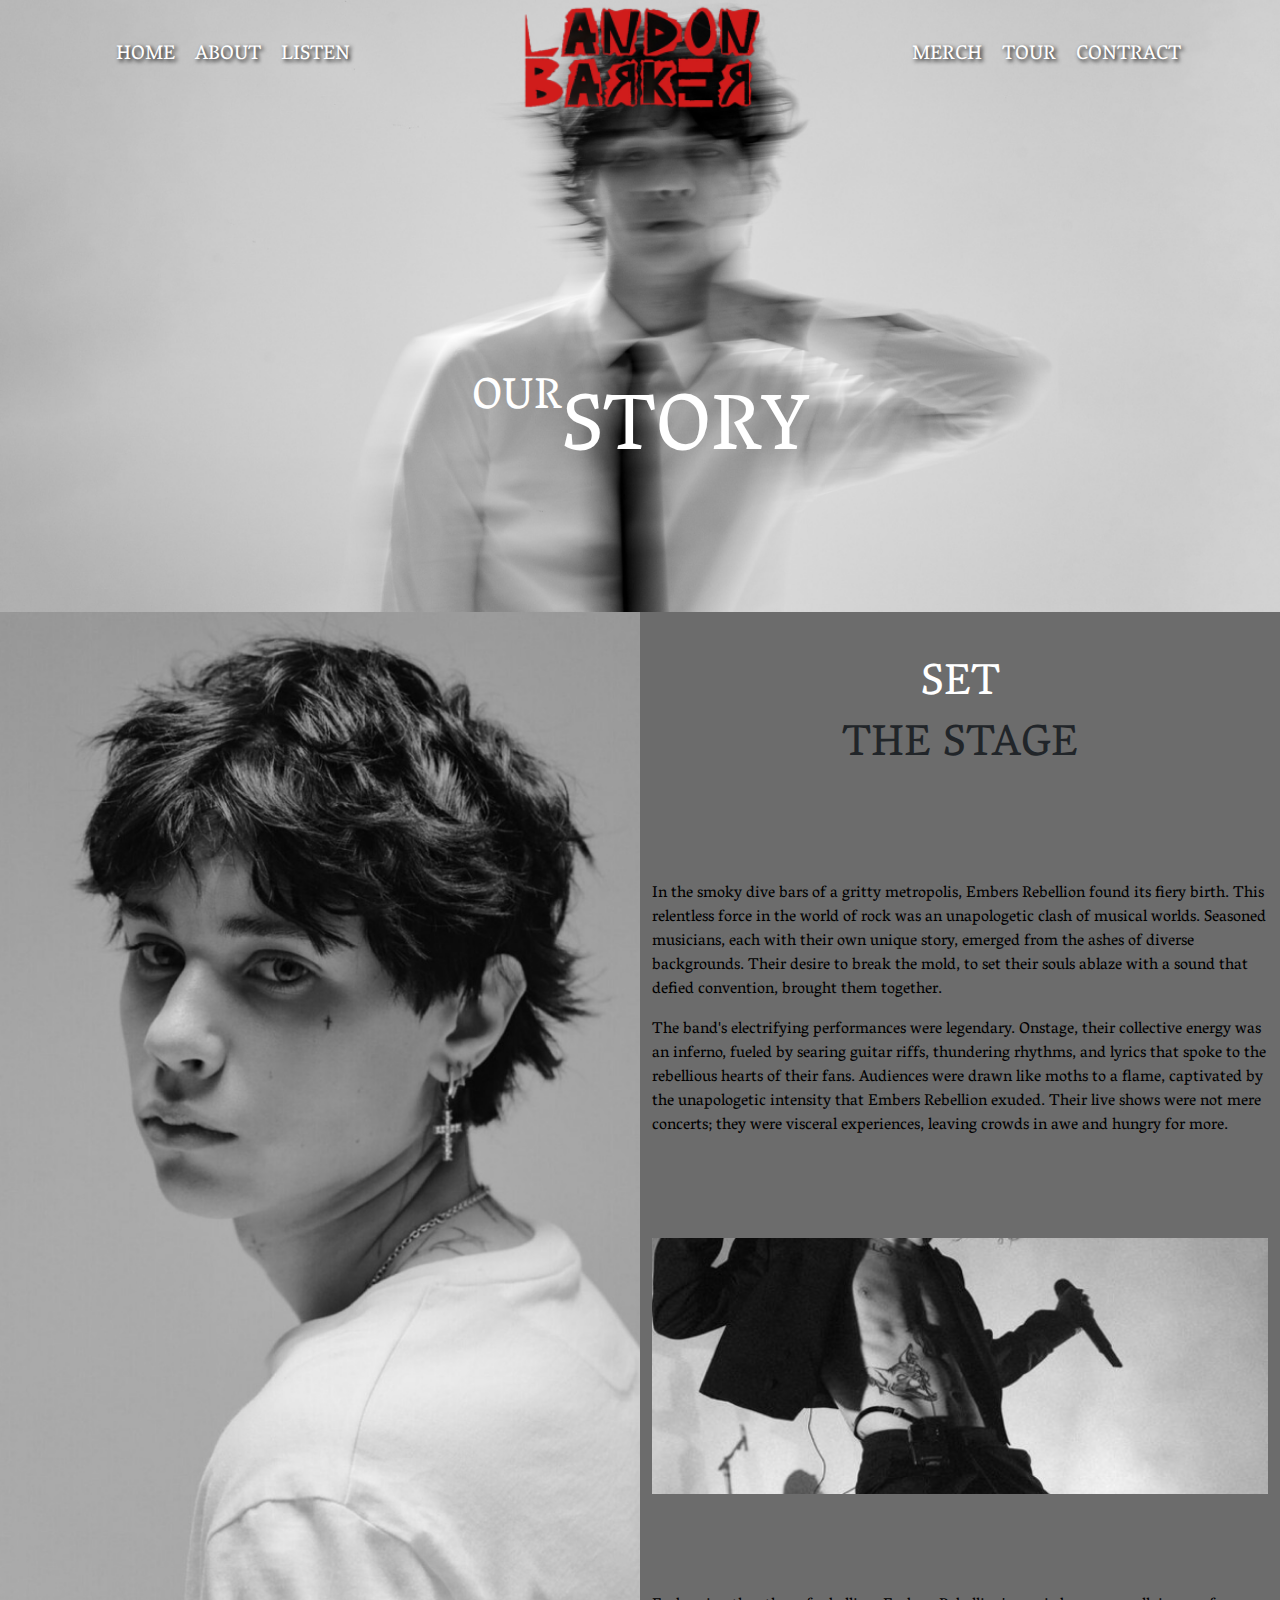
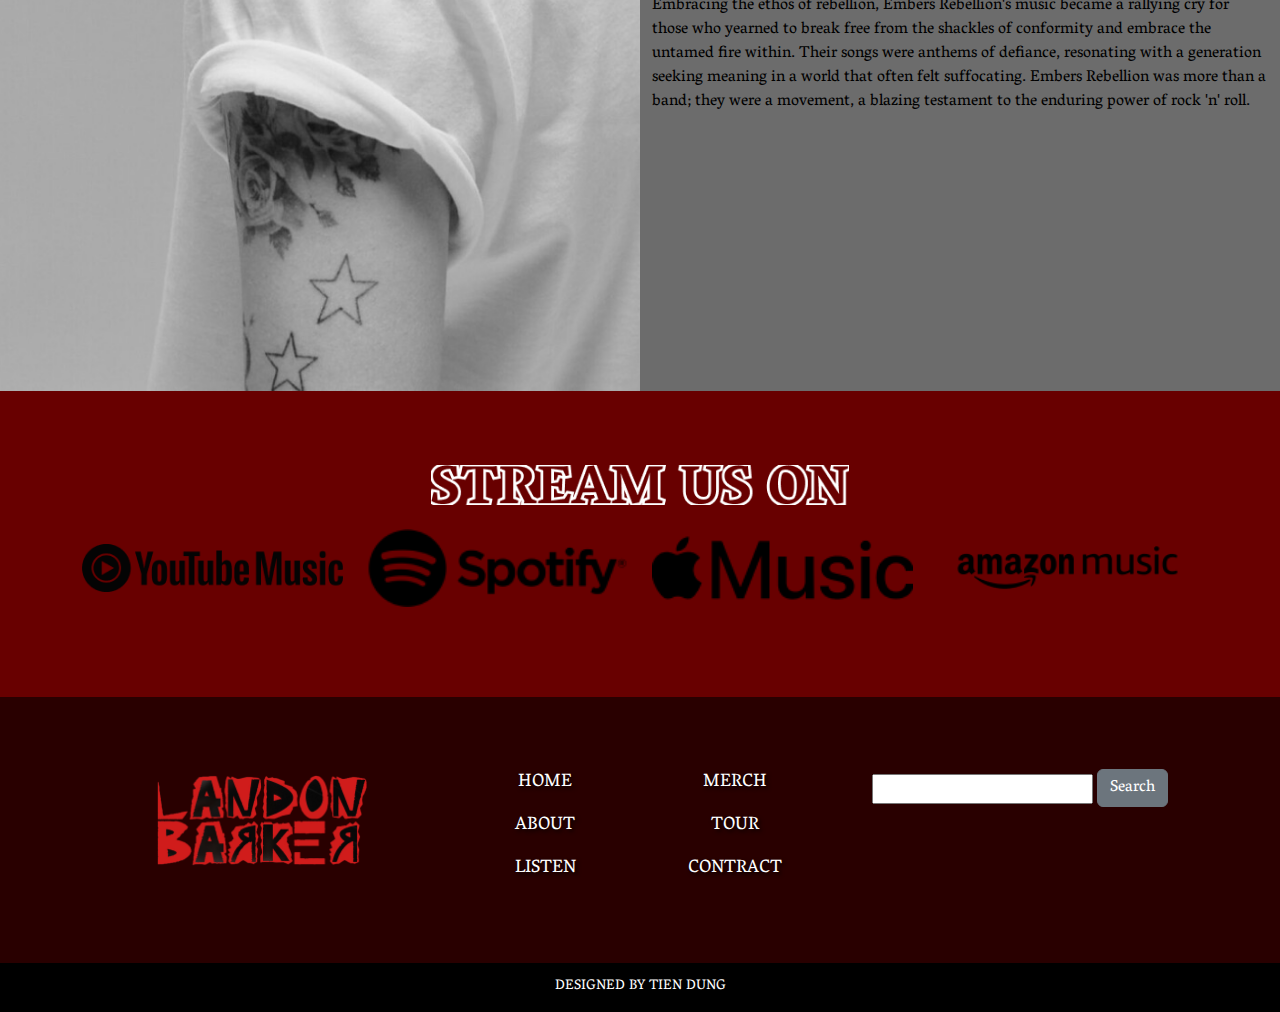
<file: page/about.html>
<!DOCTYPE html>
<html lang="en">
<head>
    <meta charset="UTF-8">
    <meta name="viewport" content="width=device-width, initial-scale=1.0">
    <title>About</title>
    <link rel="preconnect" href="https://fonts.googleapis.com">
    <link rel="preconnect" href="https://fonts.gstatic.com" crossorigin>
    <link href="https://fonts.googleapis.com/css2?family=Coiny&family=Vesper+Libre:wght@400;500;700;900&display=swap" rel="stylesheet">
    <link rel="stylesheet" href="../access/css/bootstrap.css">
    <link rel="stylesheet" href="../access/css/styleguide.css">
    <link rel="stylesheet" href="../access/css/about.css">
    <link rel="stylesheet" href="../access/css/responsive.css">
</head>
<body>
    <div class="header">
        <div class="container-fluid">
            <div class="row menu-desktop">
                <div class="container bg-video">
                    <div class="image-banner">
                        <img src="../access/img/image 44 (1).png" alt="">
                    </div>
                    <div class="container">
                    <nav class="navbar nav-bar-app">
                        <div class="main-menu col-4">
                            <ul class="item-menu d-flex justify-content-center">
                                <li class="sub-menu">
                                    <a href="../index.html">HOME</a>
                                </li>
                                <li class="sub-menu">
                                    <a href="../page/about.html">ABOUT</a>
                                </li>
                                <li class="sub-menu">
                                    <a href="../page/listen.html">LISTEN</a>
                                </li>
                            </ul>
                        </div>
                        <div class="main-menu col-4">
                            <ul class="item-menu d-flex justify-content-center">
                                <li class="sub-menu">
                                    <a href="../index.html"><img class="logo" src="../access/img/ac0914bc-33be-4f9a-abe7-c3208b632a5f 1.png" alt=""></a>
                                </li>
                            </ul>
                        </div>
                        <div class="main-menu col-4 ">
                            <ul class="item-menu d-flex justify-content-center">
                                <li class="sub-menu">
                                    <a href="../page/merch.html">MERCH</a>
                                </li>
                                <li class="sub-menu">
                                    <a href="../page/tour.html">TOUR</a>
                                </li>
                                <li class="sub-menu">
                                    <a href="../page/contract.html">CONTRACT</a>
                                </li>
                            </ul>
                        </div>
                    </nav>
                    </div>
                    <div class="col-12 main-text-banner justify-content-center m-0">
                        <div class="col-12 d-flex justify-content-center p-0">
                            <div class="main-banner">
                                <div class="text-banner">
                                    <h1>OUR</h1>
                                </div>
                                <div class="text-banner">
                                    <span class="display-text">STORY</span>
                                </div>
                            </div>
                        </div>
                    </div>
                </div>
            </div>
        </div>
        <div class="menu-mobile align-items-center justify-content-between p-3">
            <a class="item-logo" href="../index.html">
                <img class="logo" src="../access/img/ac0914bc-33be-4f9a-abe7-c3208b632a5f 1.png" alt="">
            </a>
            <div class="menu-icon" onclick="toggleEventClick()">
                <svg class="show-icon" xmlns="http://www.w3.org/2000/svg" width="16" height="16" fill="currentColor" class="bi bi-list" viewBox="0 0 16 16">
                    <path fill-rule="evenodd" d="M2.5 12a.5.5 0 0 1 .5-.5h10a.5.5 0 0 1 0 1H3a.5.5 0 0 1-.5-.5m0-4a.5.5 0 0 1 .5-.5h10a.5.5 0 0 1 0 1H3a.5.5 0 0 1-.5-.5m0-4a.5.5 0 0 1 .5-.5h10a.5.5 0 0 1 0 1H3a.5.5 0 0 1-.5-.5"/>
                </svg>
                <svg class="close-icon" xmlns="http://www.w3.org/2000/svg" width="16" height="16" fill="currentColor" class="bi bi-x-lg" viewBox="0 0 16 16">
                    <path d="M2.146 2.854a.5.5 0 1 1 .708-.708L8 7.293l5.146-5.147a.5.5 0 0 1 .708.708L8.707 8l5.147 5.146a.5.5 0 0 1-.708.708L8 8.707l-5.146 5.147a.5.5 0 0 1-.708-.708L7.293 8z"/>
                </svg>
            </div>
        </div>
        <nav class="nav-mobile nav-bar-app">
            <div class="main-menu">
                <ul class="item-menu m-0 p-0">
                    <li class="sub-menu">
                        <a href="../index.html">HOME</a>
                    </li>
                    <li class="sub-menu">
                        <a href="../page/about.html">ABOUT</a>
                    </li>
                    <li class="sub-menu">
                        <a href="../page/listen.html">LISTEN</a>
                    </li>
                    <li class="sub-menu">
                        <a href="../page/merch.html">MERCH</a>
                    </li>
                    <li class="sub-menu">
                        <a href="../page/tour.html">TOUR</a>
                    </li>
                    <li class="sub-menu">
                        <a href="../page/contract.html">CONTRACT</a>
                    </li>
                </ul>
            </div>
        </nav>
    </div>
    <div class="body">
        <div class="about-mid container-fluid">
            <div class="row">
                <div class="col-12 col-md-6 px-0">
                    <div class="about-picture">
                        <img src="../access/img/image 45.png" alt="">
                    </div>
                </div>
                <div class="col-12 col-md-6">
                    <div class="about-info">
                        <div class="d-flex flex-column text-center mt-5">
                            <h1>SET</h1>
                            <h1 class="text-dark">THE STAGE</h1>
                        </div>
                        <div class="info-about2">
                        <p>
                            In the smoky dive bars of a gritty metropolis, Embers Rebellion found its fiery birth. This relentless force in the world of rock was an unapologetic clash of musical worlds. Seasoned musicians, each with their own unique story, emerged from the ashes of diverse backgrounds.
                             Their desire to break the mold, to set their souls ablaze with a sound that defied convention, brought them together.</p>
                             <p>The band's electrifying performances were legendary. Onstage, their collective energy was an inferno, fueled by searing guitar riffs, thundering rhythms, and lyrics that spoke to the rebellious hearts of their fans. Audiences were drawn like moths to a flame, captivated by the unapologetic intensity that Embers Rebellion exuded.
                             Their live shows were not mere concerts; they were visceral experiences, leaving crowds in awe and hungry for more.</p>
                        </div>
                        <div class="img-about">
                            <img src="../access/img/Rectangle 16101.png" alt="">
                        </div>
                        <div class="info-about2">
                            <p>Embracing the ethos of rebellion, Embers Rebellion's music became a rallying cry for those who yearned to break free from the shackles of conformity and embrace the untamed fire within. Their songs were anthems of defiance, resonating with a generation seeking meaning in a world that often felt suffocating.
                             Embers Rebellion was more than a band; they were a movement, a blazing testament to the enduring power of rock 'n' roll. </p>
                        </div>
                    </div>
                </div>
            </div>
        </div>
        <div class="adver adver-mobile container-fluid">
            <div class="col-12 col-lg-4 m-auto py-4">
                <img class="banner-red" src="../access/img/STREAM US ON.png" alt="">
            </div>
            <div class="container">
                <div class="row align-items-center">
                    <div class="col-12 col-lg-3">
                        <a href="https://www.youtube.com/@LandonBarker"><img class="adver-img" src="../access/img/image 36.png" alt=""></a>
                    </div>
                    <div class="col-12 col-lg-3">
                        <a href="https://www.youtube.com/@LandonBarker"><img class="adver-img" src="../access/img/image 38.png" alt=""></a>
                    </div>
                    <div class="col-12 col-lg-3">
                        <a href="https://music.apple.com/us/artist/landon-barker/1185709980"><img class="adver-img" src="../access/img/image 39.png" alt=""></a>
                    </div>
                    <div class="col-12 col-lg-3">
                        <a href="https://www.amazon.com/music/player/artists/B01MYEH8DH/landon-barker"><img class="adver-img" src="../access/img/image 37.png" alt=""></a>
                    </div>
                </div>
            </div>
        </div>
    </div>
    <div class="footer pt-4">
        <div class="container text-center">
            <div class="row py-5">
                <div class="col-12 col-lg-4 mb-5">
                    <img class="logo-footer" src="../access/img/ac0914bc-33be-4f9a-abe7-c3208b632a5f 1.png" alt="">
                 </div>
                <div class="menu-footed col-12 col-lg-4">
                    <div class="row">
                        <ul class="col-12 col-lg-6">
                            <li class="mb-3">
                                <a href="../index.html">HOME</a>
                            </li>
                            <li class="mb-3">
                                <a href="../page/about.html">ABOUT</a>
                            </li>
                            <li class="mb-3">
                                <a href="../page/listen.html">LISTEN</a>
                            </li>
                        </ul>
                        <ul class="col-12 col-lg-6">
                            <li class="mb-3">
                                <a href="../page/merch.html">MERCH</a>
                            </li>
                            <li class="mb-3">
                                <a href="../page/tour.html">TOUR</a>
                            </li>
                            <li class="mb-3">
                                <a href="../page/contract.html">CONTRACT</a>
                            </li>
                        </ul>
                    </div>
                </div>
                <div class="col-12 col-lg-4">
                    <div class="row">
                        <div class="search">
                            <input type="search" name="" id="">
                            <button class="btn btn-secondary" type="submit">Search</button>
                        </div>
                    </div>
                </div>
            </div>
        </div>
        <div class="origin col-12 p-3 align-items-center">
            <h6 class="m-0">DESIGNED BY TIEN DUNG</h6>
        </div>
    </div>
    <script src="../access/js/base.js"></script>
</body>
</html>
</file>
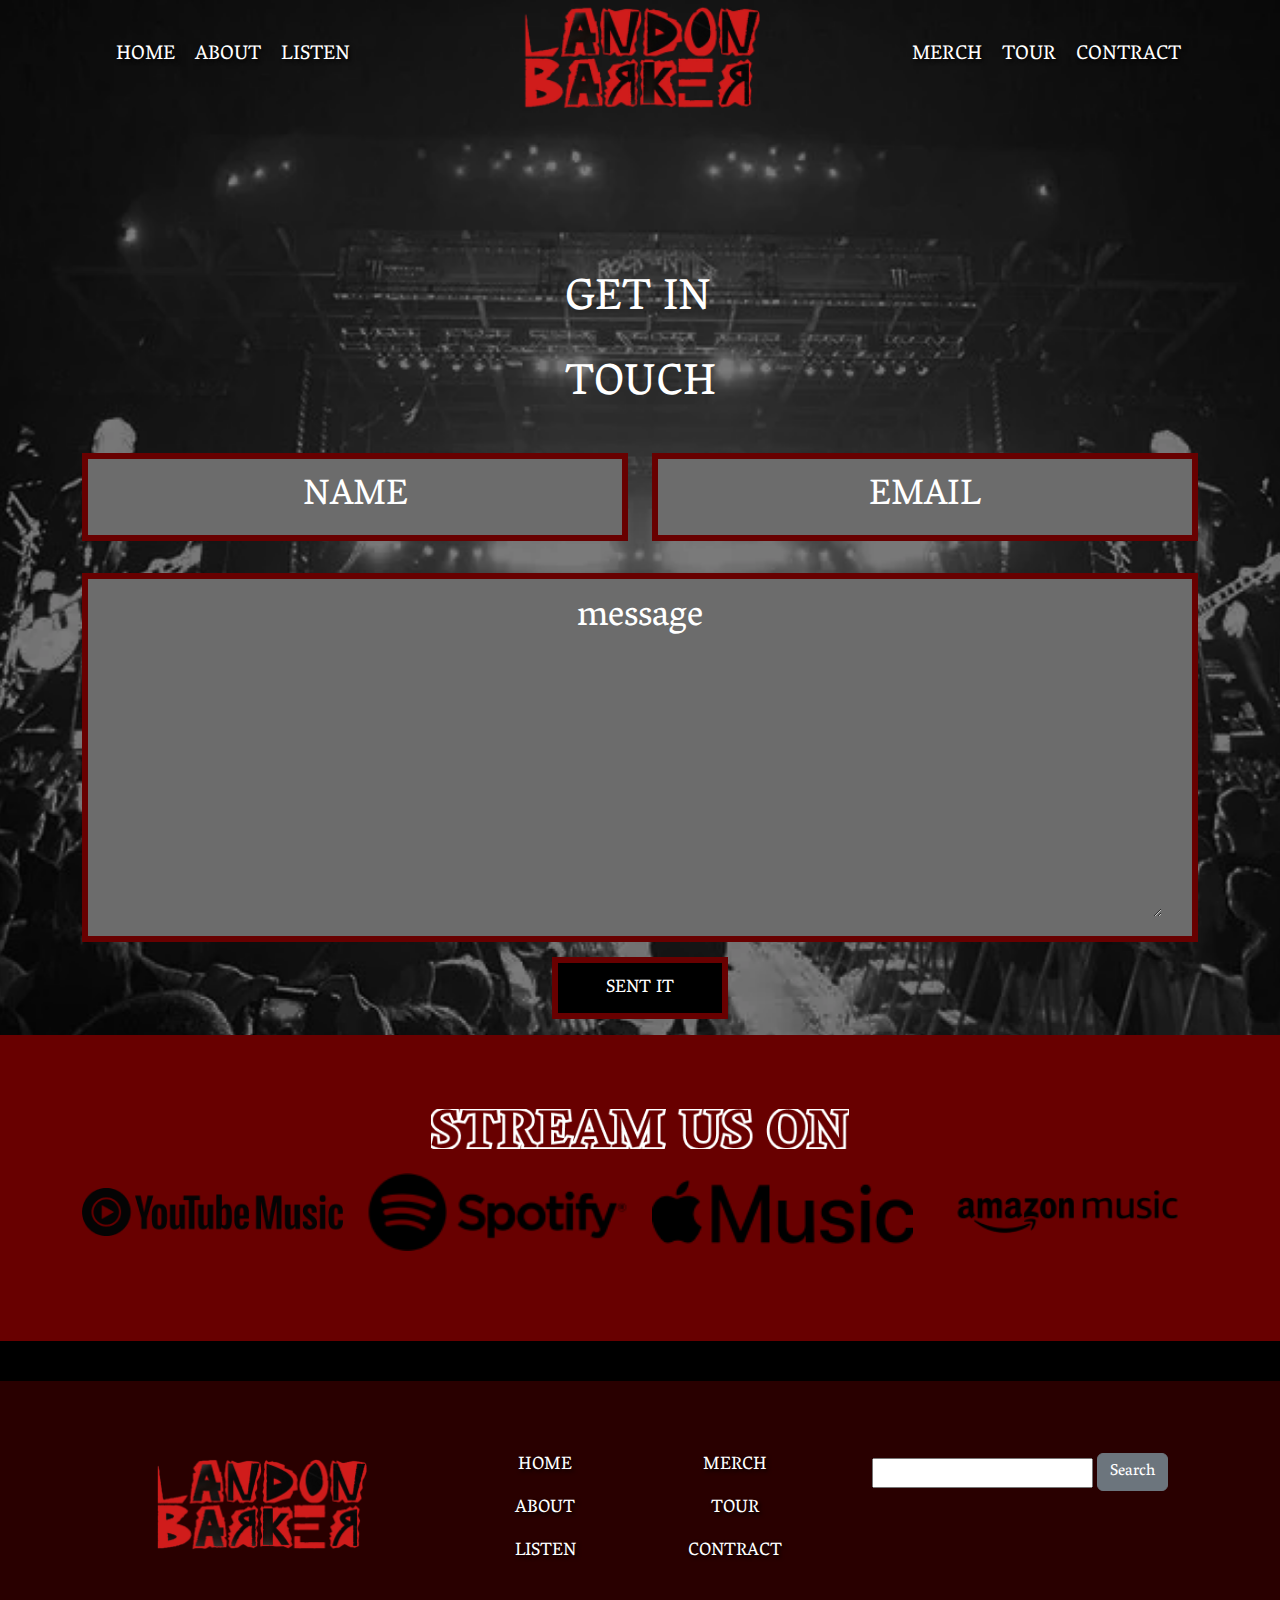
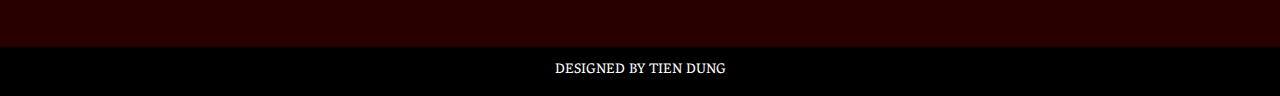
<file: page/contract.html>
<!DOCTYPE html>
<html lang="en">
<head>
    <meta charset="UTF-8">
    <meta name="viewport" content="width=device-width, initial-scale=1.0">
    <title>Document</title>
    <link rel="preconnect" href="https://fonts.googleapis.com">
    <link rel="preconnect" href="https://fonts.gstatic.com" crossorigin>
    <link href="https://fonts.googleapis.com/css2?family=Coiny&family=Vesper+Libre:wght@400;500;700;900&display=swap" rel="stylesheet">
    <link rel="stylesheet" href="../access/css/bootstrap.css">
    <link rel="stylesheet" href="../access/css/styleguide.css">
    <link rel="stylesheet" href="../access/css/contract.css">
    <link rel="stylesheet" href="../access/css/responsive.css">
</head>
<body>
    <div class="header">
        <div class="container-fluid">
            <div class="row menu-desktop">
                <div class="container">
                      <div class="container">
                        <nav class="navbar nav-bar-app">
                            <div class="main-menu col-4">
                                <ul class="item-menu d-flex justify-content-center">
                                    <li class="sub-menu">
                                        <a href="../index.html">HOME</a>
                                    </li>
                                    <li class="sub-menu">
                                        <a href="./about.html">ABOUT</a>
                                    </li>
                                    <li class="sub-menu">
                                        <a href="./listen.html">LISTEN</a>
                                    </li>
                                </ul>
                            </div>
                            <div class="main-menu col-4">
                                <ul class="item-menu d-flex justify-content-center">
                                    <li class="sub-menu">
                                        <a href="../index.html"><img class="logo" src="../access/img/ac0914bc-33be-4f9a-abe7-c3208b632a5f 1.png" alt=""></a>
                                    </li>
                                </ul>
                            </div>
                            <div class="main-menu col-4 ">
                                <ul class="item-menu d-flex justify-content-center">
                                    <li class="sub-menu">
                                        <a href="./merch.html">MERCH</a>
                                    </li>
                                    <li class="sub-menu">
                                        <a href="./tour.html">TOUR</a>
                                    </li>
                                    <li class="sub-menu">
                                        <a href="./contract.html">CONTRACT</a>
                                    </li>
                                </ul>
                            </div>
                        </nav>
                      </div>
                </div>
            </div>
        </div>
        <div class="menu-mobile align-items-center justify-content-between p-3">
            <a class="item-logo" href="../index.html">
                <img class="logo" src="../access/img/ac0914bc-33be-4f9a-abe7-c3208b632a5f 1.png" alt="">
            </a>
            <div class="menu-icon" onclick="toggleEventClick()">
                <svg class="show-icon" xmlns="http://www.w3.org/2000/svg" width="16" height="16" fill="currentColor" class="bi bi-list" viewBox="0 0 16 16">
                    <path fill-rule="evenodd" d="M2.5 12a.5.5 0 0 1 .5-.5h10a.5.5 0 0 1 0 1H3a.5.5 0 0 1-.5-.5m0-4a.5.5 0 0 1 .5-.5h10a.5.5 0 0 1 0 1H3a.5.5 0 0 1-.5-.5m0-4a.5.5 0 0 1 .5-.5h10a.5.5 0 0 1 0 1H3a.5.5 0 0 1-.5-.5"/>
                </svg>
                <svg class="close-icon" xmlns="http://www.w3.org/2000/svg" width="16" height="16" fill="currentColor" class="bi bi-x-lg" viewBox="0 0 16 16">
                    <path d="M2.146 2.854a.5.5 0 1 1 .708-.708L8 7.293l5.146-5.147a.5.5 0 0 1 .708.708L8.707 8l5.147 5.146a.5.5 0 0 1-.708.708L8 8.707l-5.146 5.147a.5.5 0 0 1-.708-.708L7.293 8z"/>
                </svg>
            </div>
        </div>
        <nav class="nav-mobile nav-bar-app">
            <div class="main-menu">
                <ul class="item-menu m-0 p-0">
                    <li class="sub-menu">
                        <a href="../index.html">HOME</a>
                    </li>
                    <li class="sub-menu">
                        <a href="./about.html">ABOUT</a>
                    </li>
                    <li class="sub-menu">
                        <a href="./listen.html">LISTEN</a>
                    </li>
                    <li class="sub-menu">
                        <a href="./merch.html">MERCH</a>
                    </li>
                    <li class="sub-menu">
                        <a href="./tour.html">TOUR</a>
                    </li>
                    <li class="sub-menu">
                        <a href="./contract.html">CONTRACT</a>
                    </li>
                </ul>
            </div>
        </nav>

        <div class="container">
            <div class="row justify-content-center">
                <div class="col-12">
                    <div class="main-banner">
                        <div class="text-banner">
                            <h1>GET IN</h1><br>
                            <h1> TOUCH</h1>
                        </div>
                    </div>
                </div>
                <div class="container">
                    <div class="row">
                        <div class="col-12 col-md-6">
                            <div class="input">
                                <input type="text" placeholder="NAME">
                            </div>
                        </div>
                        <div class="col-12 col-md-6">
                            <div class="input">
                                <input type="text" placeholder="EMAIL">
                            </div>
                        </div>
                        <div class="col-12">
                            <div class="input">
                                <textarea class="border-0 w-100" rows="6">message</textarea>
                            </div>
                        </div>
                    </div>
                </div>
                <div class="col-12 d-flex justify-content-center">
                    <button class="big-button mb-3 px-5"><a href="../index.html">SENT IT</a></button>
                </div>
            </div>
        </div>
    </div>

    <div class="body">
        <div class="adver adver-mobile container-fluid">
            <div class="col-12 col-lg-4 m-auto py-4">
                <img class="banner-red" src="../access/img/STREAM US ON.png" alt="">
            </div>
            <div class="container">
                <div class="row align-items-center">
                    <div class="col-12 col-lg-3">
                        <a href="https://www.youtube.com/@LandonBarker"><img class="adver-img" src="../access/img/image 36.png" alt=""></a>
                    </div>
                    <div class="col-12 col-lg-3">
                        <a href="https://www.youtube.com/@LandonBarker"><img class="adver-img" src="../access/img/image 38.png" alt=""></a>
                    </div>
                    <div class="col-12 col-lg-3">
                        <a href="https://music.apple.com/us/artist/landon-barker/1185709980"><img class="adver-img" src="../access/img/image 39.png" alt=""></a>
                    </div>
                    <div class="col-12 col-lg-3">
                        <a href="https://www.amazon.com/music/player/artists/B01MYEH8DH/landon-barker"><img class="adver-img" src="../access/img/image 37.png" alt=""></a>
                    </div>
                </div>
            </div>
        </div>
    </div>

    <div class="footer pt-4">
        <div class="container text-center">
            <div class="row py-5">
                <div class="col-12 col-lg-4 mb-5">
                    <img class="logo-footer" src="../access/img/ac0914bc-33be-4f9a-abe7-c3208b632a5f 1.png" alt="">
                 </div>
                <div class="menu-footed col-12 col-lg-4">
                    <div class="row">
                        <ul class="col-12 col-lg-6">
                            <li class="mb-3">
                                <a href="../index.html">HOME</a>
                            </li>
                            <li class="mb-3">
                                <a href="../page/about.html">ABOUT</a>
                            </li>
                            <li class="mb-3">
                                <a href="../page/listen.html">LISTEN</a>
                            </li>
                        </ul>
                        <ul class="col-12 col-lg-6">
                            <li class="mb-3">
                                <a href="../page/merch.html">MERCH</a>
                            </li>
                            <li class="mb-3">
                                <a href="../page/tour.html">TOUR</a>
                            </li>
                            <li class="mb-3">
                                <a href="../page/contract.html">CONTRACT</a>
                            </li>
                        </ul>
                    </div>
                </div>
                <div class="col-12 col-lg-4">
                    <div class="row">
                        <div class="search">
                            <input type="search" name="" id="">
                            <button class="btn btn-secondary" type="submit">Search</button>
                        </div>
                    </div>
                </div>
            </div>
        </div>
        <div class="origin col-12 p-3 align-items-center">
            <h6 class="m-0">DESIGNED BY TIEN DUNG</h6>
        </div>
    </div>

    <script src="../access/js/base.js"></script>
</body>
</html>
</file>
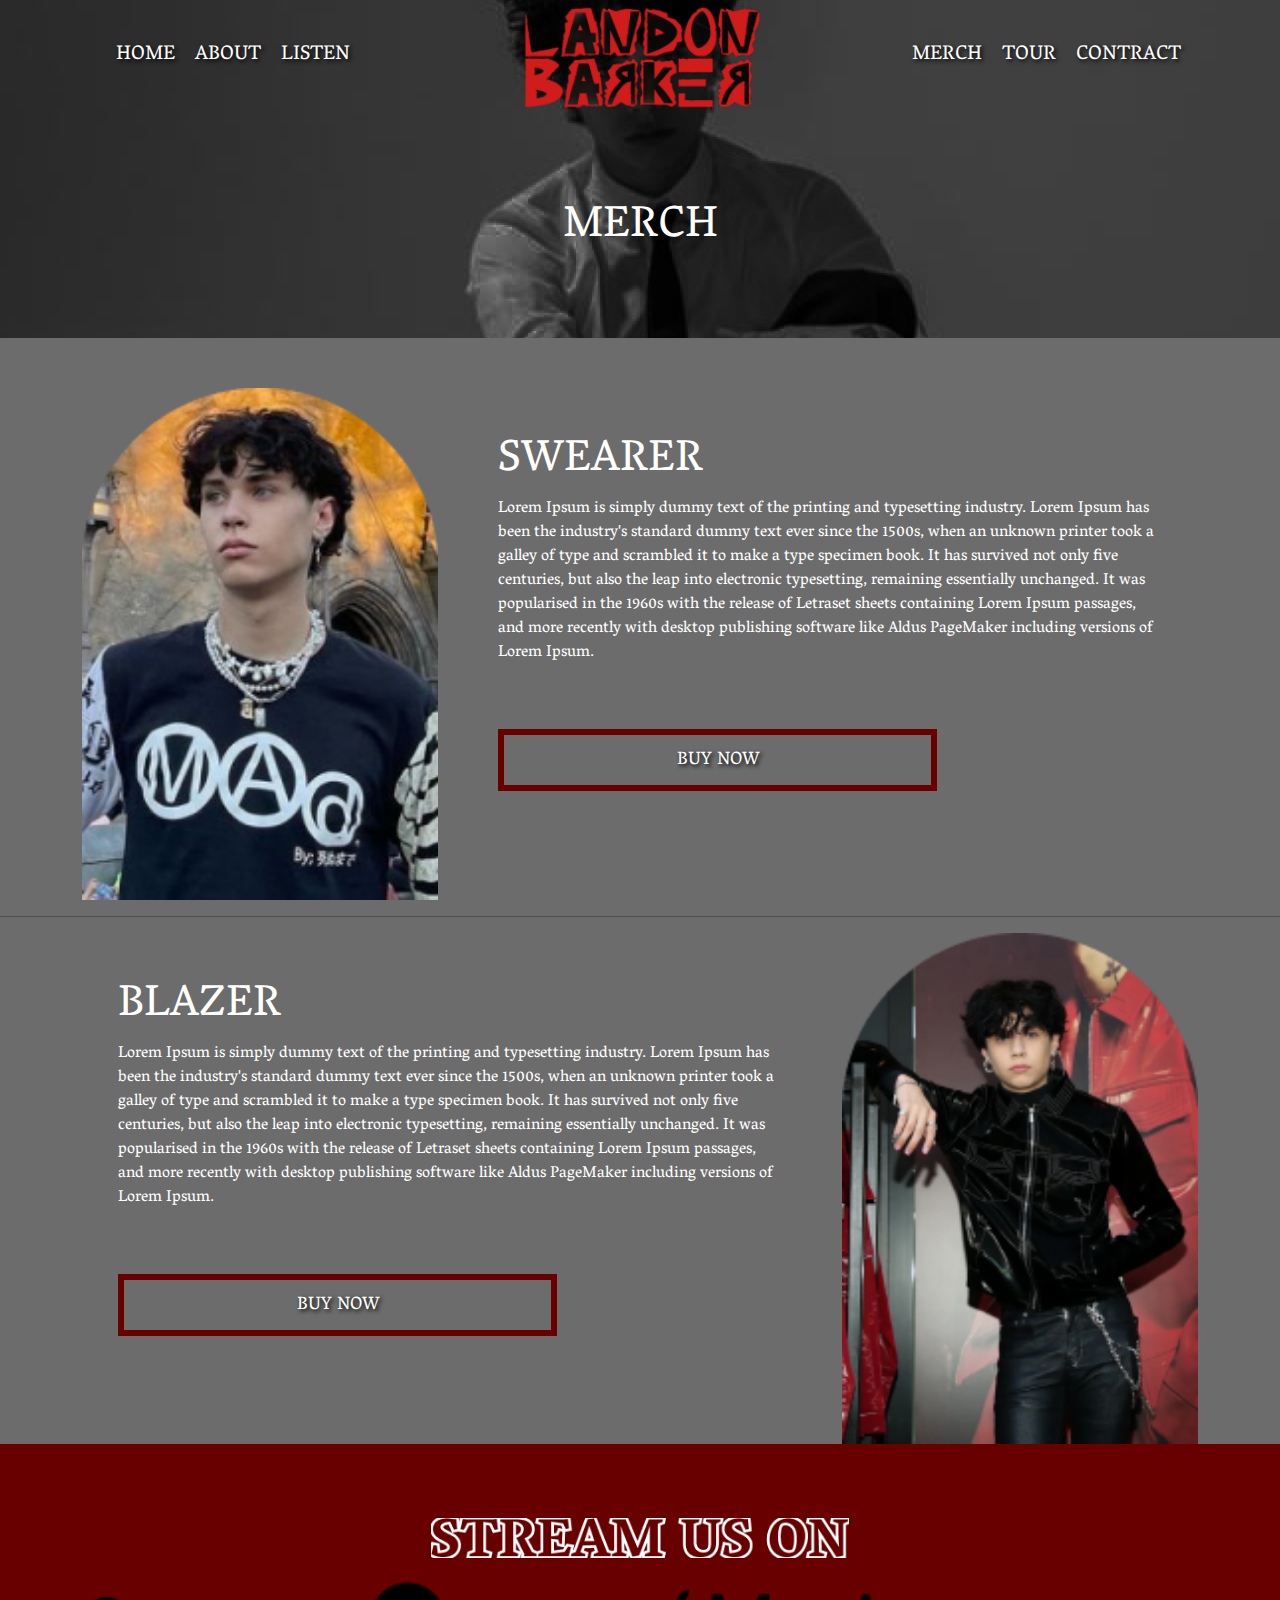
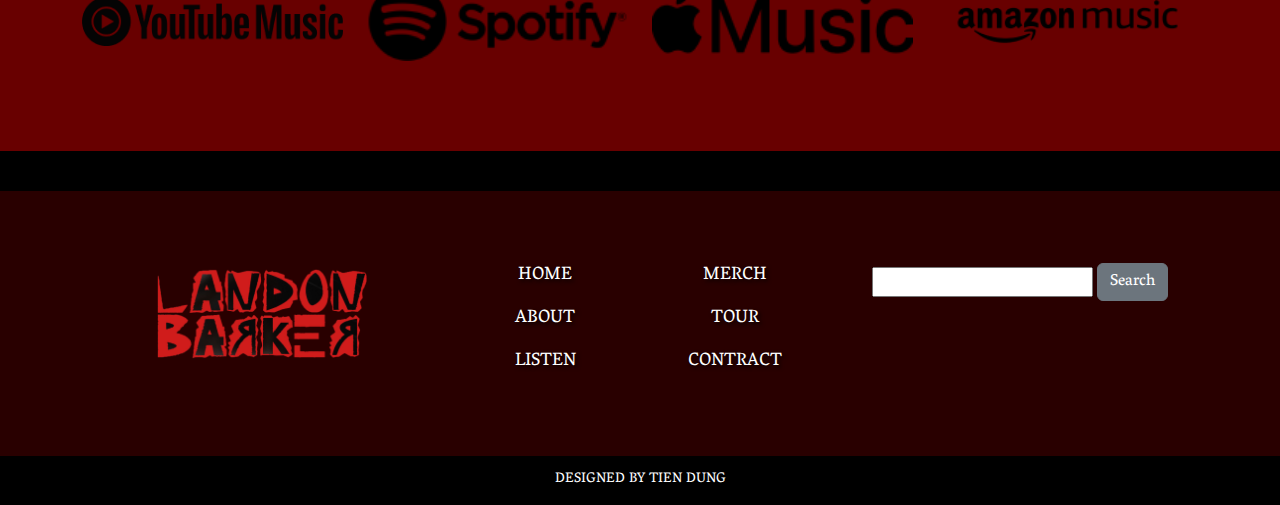
<file: page/merch.html>
<!DOCTYPE html>
<html lang="en">
<head>
    <meta charset="UTF-8">
    <meta name="viewport" content="width=device-width, initial-scale=1.0">
    <title>MERCH</title>
    <link rel="preconnect" href="https://fonts.googleapis.com">
    <link rel="preconnect" href="https://fonts.gstatic.com" crossorigin>
    <link href="https://fonts.googleapis.com/css2?family=Coiny&family=Vesper+Libre:wght@400;500;700;900&display=swap" rel="stylesheet">
    <link rel="stylesheet" href="../access/css/bootstrap.css">
    <link rel="stylesheet" href="../access/css/styleguide.css">
    <link rel="stylesheet" href="../access/css/merch.css">
    <link rel="stylesheet" href="../access/css/responsive.css">
</head>
<body>
    <div class="header">
        <div class="container-fluid">
            <div class="row menu-desktop">
                <div class="container bg-video">
                    <div class="image-banner">
                        <img src="../access/img/Rectangle 16105.png" alt="">
                    </div>
                    <div class="container">
                    <nav class="navbar nav-bar-app">
                        <div class="main-menu col-4">
                            <ul class="item-menu d-flex justify-content-center">
                                <li class="sub-menu">
                                    <a href="../index.html">HOME</a>
                                </li>
                                <li class="sub-menu">
                                    <a href="../page/about.html">ABOUT</a>
                                </li>
                                <li class="sub-menu">
                                    <a href="../page/listen.html">LISTEN</a>
                                </li>
                            </ul>
                        </div>
                        <div class="main-menu col-4">
                            <ul class="item-menu d-flex justify-content-center">
                                <li class="sub-menu">
                                    <a href="../index.html"><img class="logo" src="../access/img/ac0914bc-33be-4f9a-abe7-c3208b632a5f 1.png" alt=""></a>
                                </li>
                            </ul>
                        </div>
                        <div class="main-menu col-4 ">
                            <ul class="item-menu d-flex justify-content-center">
                                <li class="sub-menu">
                                    <a href="../page/merch.html">MERCH</a>
                                </li>
                                <li class="sub-menu">
                                    <a href="../page/tour.html">TOUR</a>
                                </li>
                                <li class="sub-menu">
                                    <a href="../page/contract.html">CONTRACT</a>
                                </li>
                            </ul>
                        </div>
                    </nav>
                    </div>
                    <div class="col-12 main-text-banner justify-content-center m-0">
                        <div class="col-12 d-flex justify-content-center p-0">
                            <div class="main-banner">
                                <div class="text-banner">
                                    <h1>MERCH</h1>
                                </div>
                            </div>
                        </div>
                    </div>
                </div>
            </div>
        </div>
        <div class="menu-mobile align-items-center justify-content-between p-3">
            <a class="item-logo" href="../index.html">
                <img class="logo" src="../access/img/ac0914bc-33be-4f9a-abe7-c3208b632a5f 1.png" alt="">
            </a>
            <div class="menu-icon" onclick="toggleEventClick()">
                <svg class="show-icon" xmlns="http://www.w3.org/2000/svg" width="16" height="16" fill="currentColor" class="bi bi-list" viewBox="0 0 16 16">
                    <path fill-rule="evenodd" d="M2.5 12a.5.5 0 0 1 .5-.5h10a.5.5 0 0 1 0 1H3a.5.5 0 0 1-.5-.5m0-4a.5.5 0 0 1 .5-.5h10a.5.5 0 0 1 0 1H3a.5.5 0 0 1-.5-.5m0-4a.5.5 0 0 1 .5-.5h10a.5.5 0 0 1 0 1H3a.5.5 0 0 1-.5-.5"/>
                </svg>
                <svg class="close-icon" xmlns="http://www.w3.org/2000/svg" width="16" height="16" fill="currentColor" class="bi bi-x-lg" viewBox="0 0 16 16">
                    <path d="M2.146 2.854a.5.5 0 1 1 .708-.708L8 7.293l5.146-5.147a.5.5 0 0 1 .708.708L8.707 8l5.147 5.146a.5.5 0 0 1-.708.708L8 8.707l-5.146 5.147a.5.5 0 0 1-.708-.708L7.293 8z"/>
                </svg>
            </div>
        </div>
        <nav class="nav-mobile nav-bar-app">
            <div class="main-menu">
                <ul class="item-menu m-0 p-0">
                    <li class="sub-menu">
                        <a href="../index.html">HOME</a>
                    </li>
                    <li class="sub-menu">
                        <a href="../page/about.html">ABOUT</a>
                    </li>
                    <li class="sub-menu">
                        <a href="../page/listen.html">LISTEN</a>
                    </li>
                    <li class="sub-menu">
                        <a href="../page/merch.html">MERCH</a>
                    </li>
                    <li class="sub-menu">
                        <a href="../page/tour.html">TOUR</a>
                    </li>
                    <li class="sub-menu">
                        <a href="../page/contract.html">CONTRACT</a>
                    </li>
                </ul>
            </div>
        </nav>
    </div>
    <div class="body">
        <div class="container">
            <div class="row">
                <div class="col-12 col-lg-4">
                    <img src="../access/img/image 41.png" alt="">
                </div>
                <div class="col-12 col-lg-8 px-5 py-5">
                    <div class="row">
                        <div class="col-4">
                            <h1>SWEARER</h1>
                        </div>
                        <div class="col-12">
                            <p>Lorem Ipsum is simply dummy text of the printing and typesetting industry.
                                 Lorem Ipsum has been the industry's standard dummy text ever since the 1500s, 
                                 when an unknown printer took a galley of type and scrambled it to make a type specimen book. 
                                 It has survived not only five centuries, but also the leap into electronic typesetting, remaining essentially unchanged.
                                  It was popularised in the 1960s with the release of Letraset sheets containing Lorem Ipsum passages,
                                 and more recently with desktop publishing software like Aldus PageMaker including versions of Lorem Ipsum.
                                </p>
                        </div>
                        <div class="btn-buy col-10 mt-5">
                            <button class="big-button"><a href="./contract.html">BUY NOW</a></button>
                        </div>
                    </div>
                </div>
            </div>
        </div>
        <hr>
        <div class="container">
            <div class="row">
                <div class="col-12 col-lg-4 item-block">
                    <img src="../access/img/image 42.png" alt="">
                </div>
                <div class="col-12 col-lg-8 px-5 py-5">
                    <div class="row">
                        <div class="col-4">
                            <h1>BLAZER</h1>
                        </div>
                        <div class="col-12">
                            <p>Lorem Ipsum is simply dummy text of the printing and typesetting industry.
                                 Lorem Ipsum has been the industry's standard dummy text ever since the 1500s, 
                                 when an unknown printer took a galley of type and scrambled it to make a type specimen book. 
                                 It has survived not only five centuries, but also the leap into electronic typesetting, remaining essentially unchanged.
                                  It was popularised in the 1960s with the release of Letraset sheets containing Lorem Ipsum passages,
                                 and more recently with desktop publishing software like Aldus PageMaker including versions of Lorem Ipsum.
                                </p>
                        </div>
                        <div class="btn-buy col-10 mt-5">
                            <button class="big-button"><a href="./contract.html">BUY NOW</a></button>
                        </div>
                    </div>
                </div>
                <div class="col-12 col-lg-4 item-none">
                    <img src="../access/img/image 42.png" alt="">
                </div>
            </div>
        </div>
        <div class="adver adver-mobile container-fluid">
            <div class="col-12 col-lg-4 m-auto py-4">
                <img class="banner-red" src="../access/img/STREAM US ON.png" alt="">
            </div>
            <div class="container">
                <div class="row align-items-center">
                    <div class="col-12 col-lg-3">
                        <a href="https://www.youtube.com/@LandonBarker"><img class="adver-img" src="../access/img/image 36.png" alt=""></a>
                    </div>
                    <div class="col-12 col-lg-3">
                        <a href="https://www.youtube.com/@LandonBarker"><img class="adver-img" src="../access/img/image 38.png" alt=""></a>
                    </div>
                    <div class="col-12 col-lg-3">
                        <a href="https://music.apple.com/us/artist/landon-barker/1185709980"><img class="adver-img" src="../access/img/image 39.png" alt=""></a>
                    </div>
                    <div class="col-12 col-lg-3">
                        <a href="https://www.amazon.com/music/player/artists/B01MYEH8DH/landon-barker"><img class="adver-img" src="../access/img/image 37.png" alt=""></a>
                    </div>
                </div>
            </div>
        </div>
    </div>
    <div class="footer pt-4">
        <div class="container text-center">
            <div class="row py-5">
                <div class="col-12 col-lg-4 mb-5">
                    <img class="logo-footer" src="../access/img/ac0914bc-33be-4f9a-abe7-c3208b632a5f 1.png" alt="">
                 </div>
                <div class="menu-footed col-12 col-lg-4">
                    <div class="row">
                        <ul class="col-12 col-lg-6">
                            <li class="mb-3">
                                <a href="../index.html">HOME</a>
                            </li>
                            <li class="mb-3">
                                <a href="../page/about.html">ABOUT</a>
                            </li>
                            <li class="mb-3">
                                <a href="../page/listen.html">LISTEN</a>
                            </li>
                        </ul>
                        <ul class="col-12 col-lg-6">
                            <li class="mb-3">
                                <a href="../page/merch.html">MERCH</a>
                            </li>
                            <li class="mb-3">
                                <a href="../page/tour.html">TOUR</a>
                            </li>
                            <li class="mb-3">
                                <a href="../page/contract.html">CONTRACT</a>
                            </li>
                        </ul>
                    </div>
                </div>
                <div class="col-12 col-lg-4">
                    <div class="row">
                        <div class="search">
                            <input type="search" name="" id="">
                            <button class="btn btn-secondary" type="submit">Search</button>
                        </div>
                    </div>
                </div>
            </div>
        </div>
        <div class="origin col-12 p-3 align-items-center">
            <h6 class="m-0">DESIGNED BY TIEN DUNG</h6>
        </div>
    </div>
    <script src="../access/js/base.js"></script>
</body>
</html>
</file>
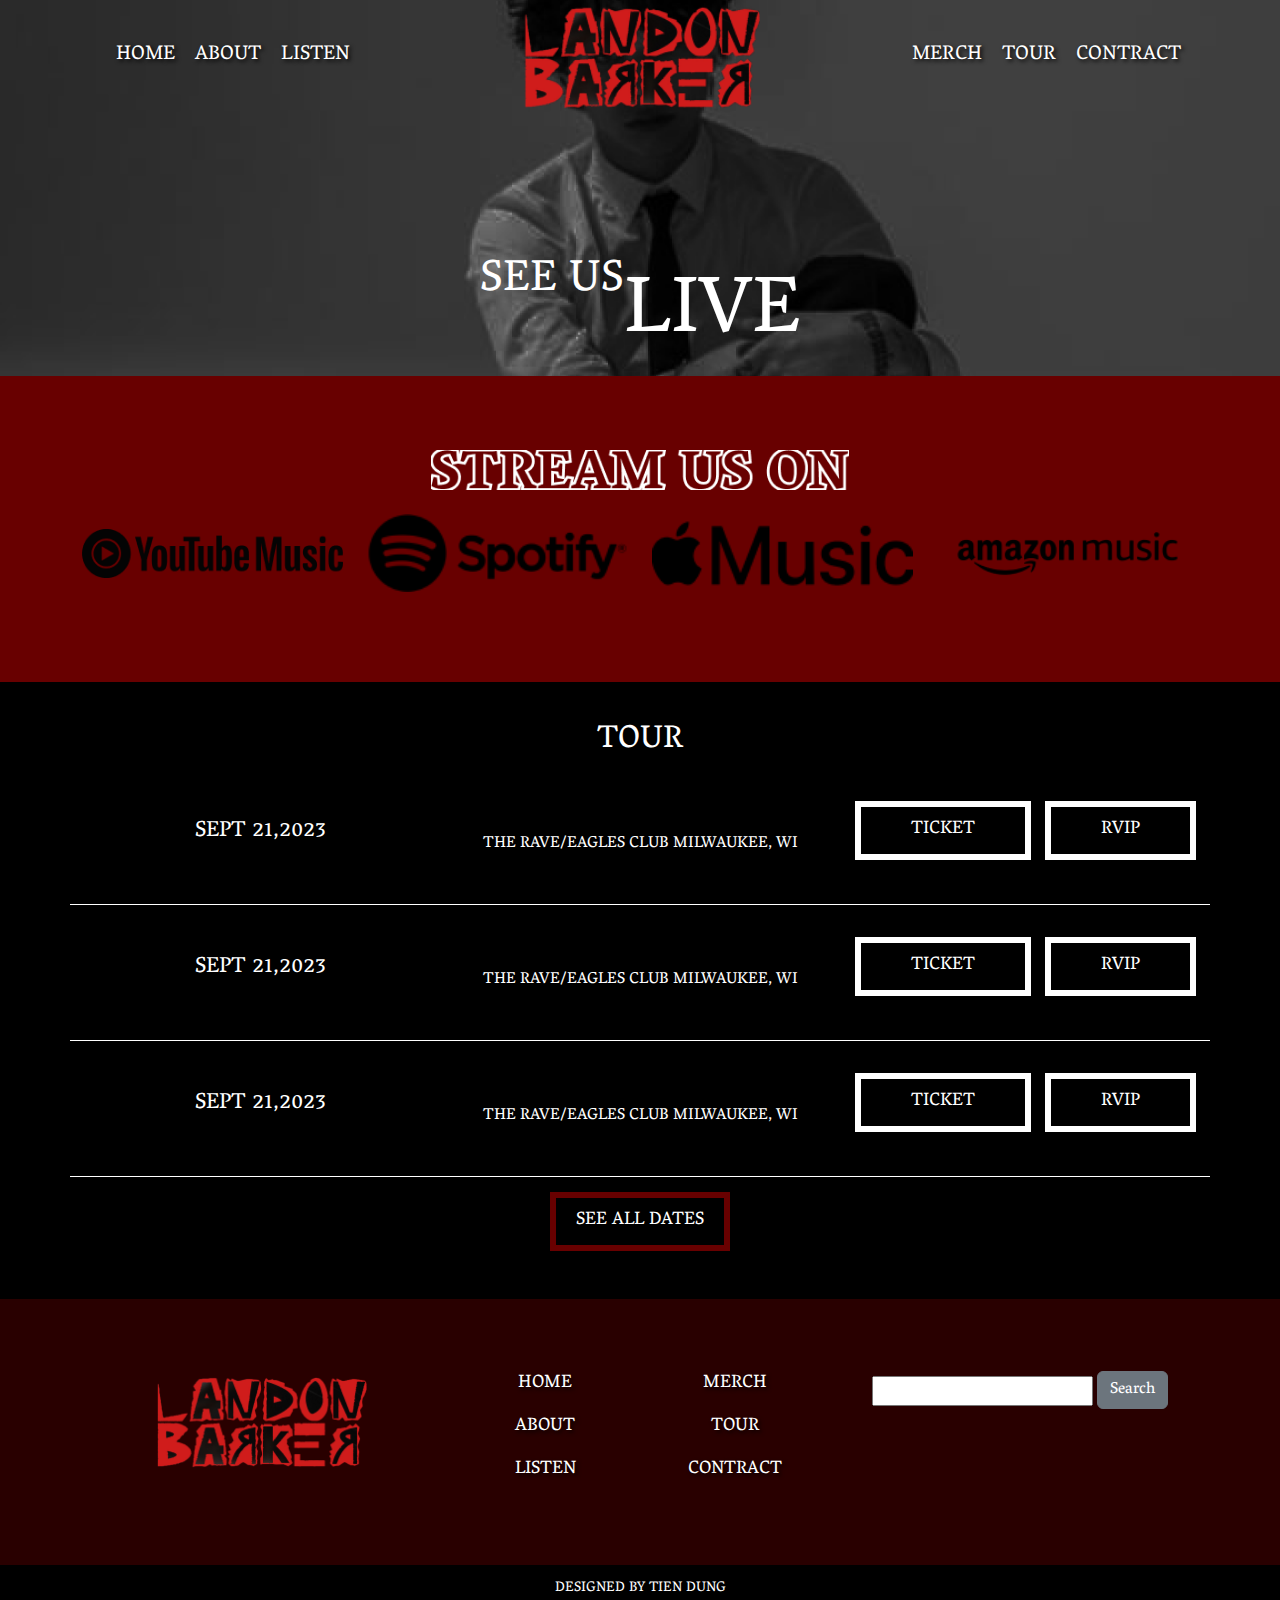
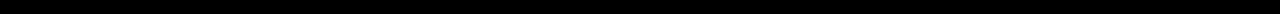
<file: page/tour.html>
<!DOCTYPE html>
<html lang="en">
<head>
    <meta charset="UTF-8">
    <meta name="viewport" content="width=device-width, initial-scale=1.0">
    <title>Document</title>
    <link rel="preconnect" href="https://fonts.googleapis.com">
    <link rel="preconnect" href="https://fonts.gstatic.com" crossorigin>
    <link href="https://fonts.googleapis.com/css2?family=Coiny&family=Vesper+Libre:wght@400;500;700;900&display=swap" rel="stylesheet">
    <link rel="stylesheet" href="../access/css/bootstrap.css">
    <link rel="stylesheet" href="../access/css/styleguide.css">
    <link rel="stylesheet" href="../access/css/tour.css">
    <link rel="stylesheet" href="../access/css/responsive.css">
</head>
<body>
    <div class="header bg-menu">
        <div class="container-fluid">
            <div class="row menu-desktop">
                <div class="container bg-video">
                    <div class="row justify-content-center m-0">
                        <div class="col-12 p-0">
                            <div class="main-banner">
                                <div class="text-banner">
                                    <h1>SEE US</h1>
                                </div>
                                <div class="text-banner">
                                    <span class="display-text">LIVE</span>
                                </div>
                            </div>
                        </div>
                    </div>
                    <div class="container">
                        <nav class="navbar nav-bar-app">
                            <div class="main-menu col-4">
                                <ul class="item-menu d-flex justify-content-center">
                                    <li class="sub-menu">
                                        <a href="../index.html">HOME</a>
                                    </li>
                                    <li class="sub-menu">
                                        <a href="../page/about.html">ABOUT</a>
                                    </li>
                                    <li class="sub-menu">
                                        <a href="../page/listen.html">LISTEN</a>
                                    </li>
                                </ul>
                            </div>
                            <div class="main-menu col-4">
                                <ul class="item-menu d-flex justify-content-center">
                                    <li class="sub-menu">
                                        <a href="../index.html"><img class="logo" src="../access/img/ac0914bc-33be-4f9a-abe7-c3208b632a5f 1.png" alt=""></a>
                                    </li>
                                </ul>
                            </div>
                            <div class="main-menu col-4 ">
                                <ul class="item-menu d-flex justify-content-center">
                                    <li class="sub-menu">
                                        <a href="../page/merch.html">MERCH</a>
                                    </li>
                                    <li class="sub-menu">
                                        <a href="../page/tour.html">TOUR</a>
                                    </li>
                                    <li class="sub-menu">
                                        <a href="../page/contract.html">CONTRACT</a>
                                    </li>
                                </ul>
                            </div>
                        </nav>
                    </div>
                </div>
            </div>
        </div>
        <div class="menu-mobile align-items-center justify-content-between p-3">
            <a class="item-logo" href="../index.html">
                <img class="logo" src="../access/img/ac0914bc-33be-4f9a-abe7-c3208b632a5f 1.png" alt="">
            </a>
            <div class="menu-icon" onclick="toggleEventClick()">
                <svg class="show-icon" xmlns="http://www.w3.org/2000/svg" width="16" height="16" fill="currentColor" class="bi bi-list" viewBox="0 0 16 16">
                    <path fill-rule="evenodd" d="M2.5 12a.5.5 0 0 1 .5-.5h10a.5.5 0 0 1 0 1H3a.5.5 0 0 1-.5-.5m0-4a.5.5 0 0 1 .5-.5h10a.5.5 0 0 1 0 1H3a.5.5 0 0 1-.5-.5m0-4a.5.5 0 0 1 .5-.5h10a.5.5 0 0 1 0 1H3a.5.5 0 0 1-.5-.5"/>
                </svg>
                <svg class="close-icon" xmlns="http://www.w3.org/2000/svg" width="16" height="16" fill="currentColor" class="bi bi-x-lg" viewBox="0 0 16 16">
                    <path d="M2.146 2.854a.5.5 0 1 1 .708-.708L8 7.293l5.146-5.147a.5.5 0 0 1 .708.708L8.707 8l5.147 5.146a.5.5 0 0 1-.708.708L8 8.707l-5.146 5.147a.5.5 0 0 1-.708-.708L7.293 8z"/>
                </svg>
            </div>
        </div>
        <nav class="nav-mobile nav-bar-app">
            <div class="main-menu">
                <ul class="item-menu m-0 p-0">
                    <li class="sub-menu">
                        <a href="../index.html">HOME</a>
                    </li>
                    <li class="sub-menu">
                        <a href="../page/about.html">ABOUT</a>
                    </li>
                    <li class="sub-menu">
                        <a href="../page/listen.html">LISTEN</a>
                    </li>
                    <li class="sub-menu">
                        <a href="../page/merch.html">MERCH</a>
                    </li>
                    <li class="sub-menu">
                        <a href="../page/tour.html">TOUR</a>
                    </li>
                    <li class="sub-menu">
                        <a href="../page/contract.html">CONTRACT</a>
                    </li>
                </ul>
            </div>
        </nav>
    </div>
    <div class="body">
        <div class="adver adver-mobile container-fluid">
            <div class="col-12 col-lg-4 m-auto py-4">
                <img class="banner-red" src="../access/img/STREAM US ON.png" alt="">
            </div>
            <div class="container">
                <div class="row align-items-center">
                    <div class="col-12 col-lg-3">
                        <a href="https://www.youtube.com/@LandonBarker"><img class="adver-img" src="../access/img/image 36.png" alt=""></a>
                    </div>
                    <div class="col-12 col-lg-3">
                        <a href="https://www.youtube.com/@LandonBarker"><img class="adver-img" src="../access/img/image 38.png" alt=""></a>
                    </div>
                    <div class="col-12 col-lg-3">
                        <a href="https://music.apple.com/us/artist/landon-barker/1185709980"><img class="adver-img" src="../access/img/image 39.png" alt=""></a>
                    </div>
                    <div class="col-12 col-lg-3">
                        <a href="https://www.amazon.com/music/player/artists/B01MYEH8DH/landon-barker"><img class="adver-img" src="../access/img/image 37.png" alt=""></a>
                    </div>
                </div>
            </div>
        </div>
        <div class="container">
            <div class="row">
                <div class="col-12 text-center">
                    <h2 class="tour">TOUR</h2>
                    <div class="info-tour row">
                        <div class="col-12 col-md-4">
                            <h3>SEPT 21,2023</h3>
                        </div>
                        <div class="tour-location col-12 col-md-4">
                            <p>THE RAVE/EAGLES CLUB MILWAUKEE, WI</p>
                        </div>
                        <div class="col-12 col-md-4">
                            <button class="small-btn"><a href="./tour.html">TICKET</a></button>
                            <button class="small-btn"><a href="./tour.html">RVIP</a></button>
                        </div>
                    </div>
                    <div class="info-tour row">
                        <div class="col-12 col-md-4">
                            <h3>SEPT 21,2023</h3>
                        </div>
                        <div class="tour-location col-12 col-md-4">
                            <p>THE RAVE/EAGLES CLUB MILWAUKEE, WI</p>
                        </div>
                        <div class="col-12 col-md-4">
                            <button class="small-btn"><a href="./tour.html">TICKET</a></button>
                            <button class="small-btn"><a href="./tour.html">RVIP</a></button>
                        </div>
                    </div>
                    <div class="info-tour row">
                        <div class="col-12 col-md-4">
                            <h3>SEPT 21,2023</h3>
                        </div>
                        <div class="tour-location col-12 col-md-4">
                            <p>THE RAVE/EAGLES CLUB MILWAUKEE, WI</p>
                        </div>
                        <div class="col-12 col-md-4">
                            <button class="small-btn"><a href="./tour.html">TICKET</a></button>
                            <button class="small-btn"><a href="./tour.html">RVIP</a></button>
                        </div>
                    </div>
                </div>
                </div>
            </div>
            <button class="big-button d-flex align-content-center"><a href="./tour.html">SEE ALL DATES</a></button>
        </div>
    </div>
    <div class="footer pt-4">
        <div class="container text-center">
            <div class="row py-5">
                <div class="col-12 col-lg-4 mb-5">
                    <img class="logo-footer" src="../access/img/ac0914bc-33be-4f9a-abe7-c3208b632a5f 1.png" alt="">
                 </div>
                <div class="menu-footed col-12 col-lg-4">
                    <div class="row">
                        <ul class="col-12 col-lg-6">
                            <li class="mb-3">
                                <a href="../index.html">HOME</a>
                            </li>
                            <li class="mb-3">
                                <a href="../page/about.html">ABOUT</a>
                            </li>
                            <li class="mb-3">
                                <a href="../page/listen.html">LISTEN</a>
                            </li>
                        </ul>
                        <ul class="col-12 col-lg-6">
                            <li class="mb-3">
                                <a href="../page/merch.html">MERCH</a>
                            </li>
                            <li class="mb-3">
                                <a href="../page/tour.html">TOUR</a>
                            </li>
                            <li class="mb-3">
                                <a href="../page/contract.html">CONTRACT</a>
                            </li>
                        </ul>
                    </div>
                </div>
                <div class="col-12 col-lg-4">
                    <div class="row">
                        <div class="search">
                            <input type="search" name="" id="">
                            <button class="btn btn-secondary" type="submit">Search</button>
                        </div>
                    </div>
                </div>
            </div>
        </div>
        <div class="origin col-12 p-3 align-items-center">
            <h6 class="m-0">DESIGNED BY TIEN DUNG</h6>
        </div>
    </div>
    <script src="../access/js/base.js"></script>
</body>
</html>
</file>
<file: access/css/styleguide.css>
body{
    background: #000000;
}
.body {
    color: rgb(255, 255, 255);
    margin-bottom: 40px;
}
.display-text{
    font-size:120px;
}
h1{
    font-size: 60px;
}
h2{
    font-size: 48px;
}
h3{
    font-size: 36px;
}
h4{
    font-size: 20px;
}
h5{
    font-size: 18px;
}
h6{
    font-size: 16px;
}
p{
    font-size:18px;
}
a{
 font-size: 24px;
}
@font-face {
    font-family: 'VesperLibre';
    src: url(../font/VesperLibre-Bold.woff) format('woff');
    font-style: bold ;
}
@font-face {
    font-family: 'VesperLibre';
    src: url(../font/VesperLibre-Regular.woff) format('woff');
    font-style: normal ;
    font-weight: 400;
}

*{
    font-family: 'VesperLibre' !important;
}

img{
    width: 100%;
    height: 100%;
}
.logo {
    width: 240px;
}
a{
    text-decoration: none;
    color: white;
    text-shadow: 2px 2px 4px #000000;
    font-size: 24px;
}
li:hover>a{
    font-size: 28px;
}
li{
    list-style: none;
}
.sub-menu{
    margin-left: 10px;
    margin-right: 10px;
}
.navbar{
    z-index: 1;
}
.main-text-banner {
    display: flex;
    height: 100%;
    flex-direction: column;
    justify-content:center ;
    color: white;
}
.background-body{
    background-image: url(../img/image\ 31.png);
    background-repeat: no-repeat;
    background-size: cover;
    /* padding-top: 167px; */
    padding-bottom: 30px;
}
.body {
    position: relative;
}
.video-banner {
    position: absolute;
    top: -500px;
    left: 0;
    z-index: -1;
    width: 100%;
}
.about-body {
    padding-top: 150px;
    margin-top: 500px;
}
.full-background {
    padding-left: 0;
    padding-right: 0;
    background: transparent;
    position: relative;
    top: -160px;
    z-index: -1;
}
.adver{
    background-color: #680000;
    width: 100%;
    /* height: 245px; */
    padding-top: 50px;
    padding-bottom: 62px;
}
.adver-img {
    margin-bottom: 28px;
}
.merch {
    background-color: #6C6C6C;
}
.tour{
    text-align: center;
    padding-top: 40px;
}
.footer{
    background-color: #290000;
    /* height: 300px; */
}
.logo-footer{
    width: 60%;
    /* height: 60%; */
    justify-content:center;
    /* margin-top: 50px; */
}
.menu-footed{
    align-content: center;
}

.bg-video{
    position: relative;
    padding: 0px;
}

video#video{
    max-width: 100%;
    width: 100%;
    height: 100%;
}

.nav-bar-app{
    position: absolute;
    top: 0;
    width: 100%;
    left: 0;
}

.main-text-banner {
    position: absolute;
    top: 0%;
    width: 100%;
    text-align: center;
}
.origin{
    background-color: #000000;
    color: white;
    text-align: center;
    padding-top: 5px;
}
.small-btn{
    padding: 10px 50px;
    background: none;
    color: white;
    border: 6px solid #ffffff;
    margin-left: 10px;
    margin-bottom: 12px;
}
.big-button,
.small-btn:hover{
    background: none;
    border: 6px solid #680000;
}
.tour-location{
    text-align: center;
    margin-top: auto;
}
.info-tour{
    display: flex;
    align-items: center;
    padding-bottom: 32px;
    padding-top: 32px;
    border-bottom: 1px solid white;
}
.big-button{
    font-size: 20px;
    padding: 10px 20px;
    background: none;
    color: white;
    border: 6px solid #680000;
    margin: auto;
    margin-top: 15px;
}
.big-button:hover{
    border: 6px solid #ffffff;
}
.main-menu{
    display: flex;
    justify-content: center;
}
.navbar{
    display: flex;
    align-items: center;
    padding: 0 30px;
}

.sub-menu:first-of-type {
    margin-left: 0;
}

.sub-menu:last-of-type {
    margin-right: 0;
}

ul.item-menu {
    width: 100%;
    padding: 0;
    margin: 0;
}

ul.item-menu li a {
    font-size: 20px;
}

/* style menu mobile */
.no-scroll {
    position: fixed;
    top: 0;
    left: 0;
    width: 100%;
    height: 100%;
}

.menu-mobile,
.nav-mobile,
.menu-mobile .menu-icon .close-icon,
.menu-mobile .menu-icon.active .show-icon {
    display: none;
}

.menu-mobile .menu-icon svg {
    width: 70px;
    height: 70px;
    color: #ffffff;
}

.menu-mobile .menu-icon.active .close-icon,
.nav-mobile.active {
    display: block;
}

.item-none {
    display: none;
}
.item-block {
    display: block;
}

.text-about {
    padding: 24px 0 0 48px;
}

.video-banner-listen {
    display: none;
}
</file>
<file: access/css/about.css>
.main-banner {
    display: flex;
    justify-content: center;
    margin-top: 20%;
    color: white;
}

.about-mid{
    background-color: #6C6C6C;
}
.info-about2{
    margin-top: 100px;
    color: black;
}
.img-about{
    margin-top: 100px;
}

.body {
    margin-bottom: 0px;
}

.about-picture {
    height: 100%;
}

.about-picture img {
    object-fit: cover;
    object-position: center;
}
</file>
<file: access/css/responsive.css>
@media (max-width: 1399px) and (min-width: 1024px) {
    .item-none {
        display: block;
    }
    .item-block {
        display: none;
    }

    .display-text{
        font-size: 80px;
    }

    h1{
        font-size: 44px;
    }
    h2{
        font-size: 32px;
    }
    h3{
        font-size: 22px;
    }
    h4{
        font-size: 20px;
    }
    h5{
        font-size: 18px;
    }
    h6{
        font-size: 14px;
    }
    p{
        font-size:16px;
    }
    a{
     font-size: 18px;
    }
    .video-banner {
        top: -360px;
    }
    .about-body {
        margin-top: 360px;
    }
    .video-banner-listen {
        display: none;
    }

}

/* style tablet */
@media (max-width: 1023px) and (min-width: 768px) {
    h1{
        font-size: 54px;
    }
    h2{
        font-size: 36px;
    }
    h3{
        font-size: 24px;
    }
    h4{
        font-size: 20px;
    }
    h5{
        font-size: 18px;
    }
    h6{
        font-size: 14px;
    }
    p{
        font-size:16px;
    }
    a{
     font-size: 18px;
    }
    .logo {
        width: 150px;
    }

    ul.item-menu li a {
        font-size: 17px;
    }
    
    .main-text-banner .text-banner h1 {
        margin: 0;
        font-size: 55px;
    }

    .main-text-banner .text-banner .display-text {
        font-size: 60px;
    }

    .small-btn {
        padding: 6px;
    }
    .item-block {
        display: block;
    }
    .item-none {
        display: none;
    }

    .video-banner {
        top: -268px;
    }
    .about-body {
        margin-top: 268px;
    }
    .video-banner-listen {
        display: none;
    }

    .adver-img {
        padding: 0 140px;
    }

}

/* style menu mobile */
@media screen and (max-width: 767px) {
    h1{
        font-size: 43px;
    }
    h2{
        font-size: 33px;
    }
    h3{
        font-size: 20px;
    }
    h4{
        font-size: 18px;
    }
    h5{
        font-size: 16px;
    }
    h6{
        font-size: 12px;
    }
    p{
        font-size:14px;
    }
    a{
     font-size: 16px;
    }

    .item-block {
        display: block;
    }
    .item-none {
        display: none;
    }
    .item-none-merch {
        display: none;
    }

    .info-about2 {
        margin-top: 20px;
    }
    .img-about {
        margin-top: 20px;
        margin-bottom: 20px;
    }
    .logo {
        width: 190px;
    }

    .menu-desktop {
        display: none;
    }

    .menu-mobile {
        display: flex;
        background: transparent;
    }

    .header.bg-menu {
        background: rgba(20, 20, 20, 1);
    }

    .nav-bar-app {
        height: 100%;
        width: 100%;
        background-color: rgba(20, 20, 20, 1);
        top: 119px;
        overflow-y: auto;
        z-index: 999;
    }

    .main-menu {
        justify-content: start;
        flex-direction: column;
    }

    .main-menu .sub-menu {
        margin: 0;
        padding: 10px 0;
    }

    .main-menu .sub-menu a {
        display: block;
        text-align: center;
        font-size: 28px;
        font-family: 'Main Font';
        font-weight: 400;
        font-style: normal;
        transition-duration: 0.5s;
        transition-property: color;
        color: rgba(232, 228, 225, 1);
    }

    .merch .container{
        max-width: none;
        padding: 0;
        margin: 0;
    }

    .merch-mobile {
        flex-direction: column-reverse;
        width: 100%;
        margin: 0;
    }

    .title-merch {
        font-size: 50px;
    }

    .small-btn {
        padding: 10px 30px;
    }
    .big-button {
        display: flex;
        justify-content: center;
    }
    .adver-img {
        padding: 0 40px;
    }
    .adver {
        padding-bottom: 25px;
        margin-top: 78px;
    }

    .body {
        position: relative;
    }
    .video-banner {
        top: -140px;
    }
    
    .about-body {
        margin-top: 22px;
    }
    .main-text-banner {
        display: none;
    }

    .text-about {
        padding-left: 12px;
        padding-right: 12px;
    }
    .btn-buy {
        margin: auto;
        display: flex;
        justify-content: center;
    }

    .video-banner-listen {
        display: block;
        position: absolute;
        margin-top: -120px;
        z-index: -1;
    }
}

.adver-mobile {
    margin-top: 0;
}
</file>
<file: access/css/contract.css>
.header{
    background-image: url(../img/image\ 50.png);
    background-repeat: no-repeat;
    background-position: center;
    background-size: auto;

}
.main-banner{
    display: flex;
    justify-content: center;
    margin-top: 275px;
    color: white;
}
.about-mid{
    background-color: #6C6C6C;
}
.info-about2{
    margin-top: 100px;
    color: black;
}
.img-about{
    margin-top: 100px;
}
.header input,
.header textarea{
    font-size: 36px;
    color: white;
    outline: none;
    width: 100%;
    background: none;
    border: none;
    text-align: center;
}
.header .input{
    padding: 10px 30px;
    background-color: #6C6C6C;
    border: 6px solid #680000;
    margin: auto;
    margin-top: 32px;
}
.header input::placeholder{
    color: white;
    text-align: center;
}
.header .big-button{
    background-color: black;
}
</file>
<file: access/css/merch.css>
.main-banner {
    display: flex;
    justify-content: center;
    margin-top: 10%;
    color: white;
}

.about-mid{
    background-color: #6C6C6C;
}
.info-about2{
    margin-top: 100px;
    color: black;
}
.img-about{
    margin-top: 100px;
}
.big-button{
    margin-top: 50px;
    width: 80%;
    margin: 0;
}
.body{
    background-color:#6C6C6C;
    padding-top: 50px;
}
hr{
    color: black;
}
</file>
<file: access/css/tour.css>
.header{
    background-image: url(../img/Rectangle\ 16105\ \(1\).png);
    background-size: 100%;
    background-repeat: no-repeat;
    background-position: top;
}
.main-banner{
    display: flex;
    justify-content: center;
    margin-top: 20%;
    color: white;
}
.about-mid{
    background-color: #6C6C6C;
}
.info-about2{
    margin-top: 100px;
    color: black;
}
.img-about{
    margin-top: 100px;
}
.footer{
    margin-top: 48px;
}
</file>
